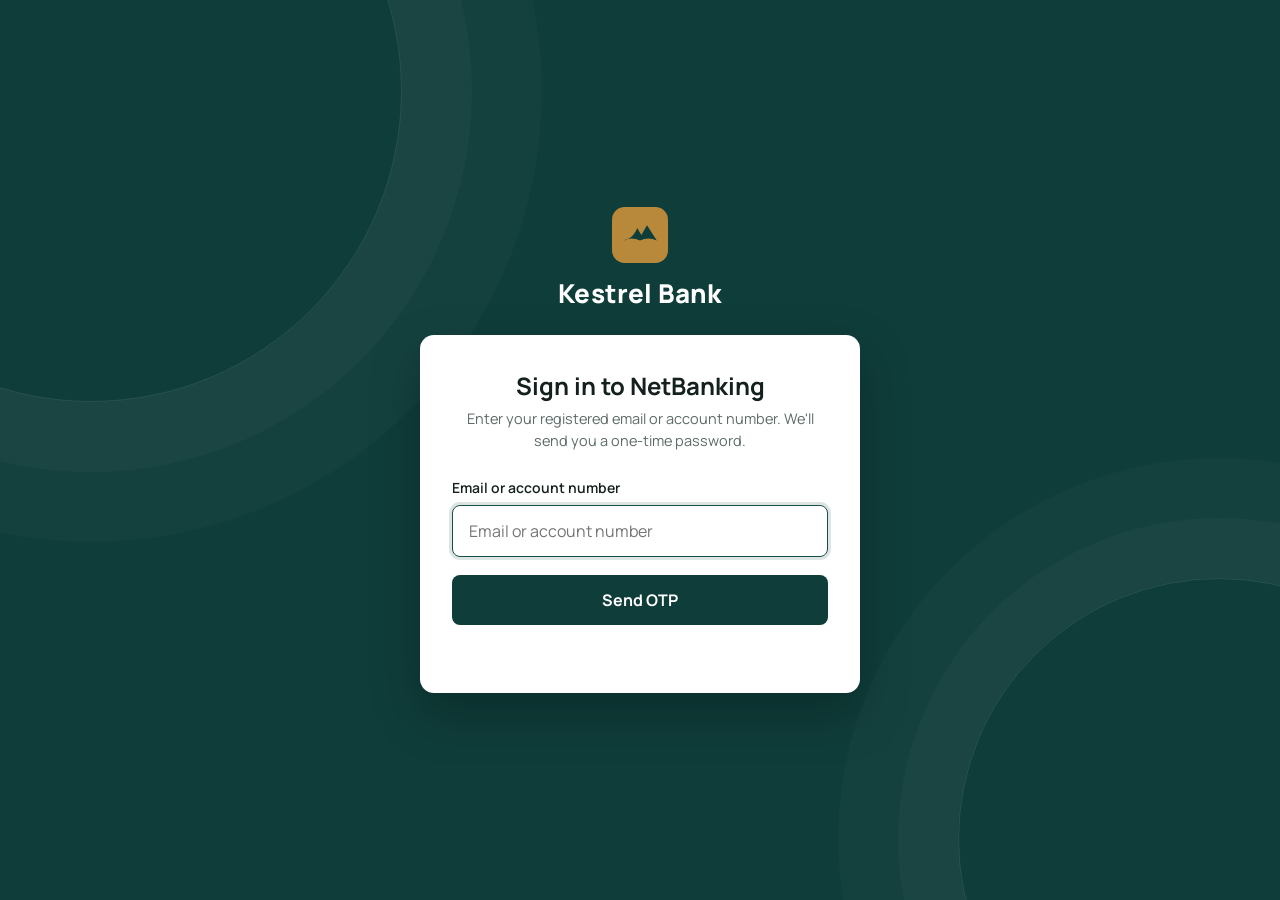
<file: index.html>
<!doctype html>
<html lang="en">
<head>
<meta charset="utf-8">
<meta name="viewport" content="width=device-width,initial-scale=1">
<title>Sign in | Kestrel Bank NetBanking</title>
<link rel="preconnect" href="https://fonts.googleapis.com">
<link rel="preconnect" href="https://fonts.gstatic.com" crossorigin>
<link href="https://fonts.googleapis.com/css2?family=Manrope:wght@400;600;700;800&display=swap" rel="stylesheet">
<link rel="stylesheet" href="style.css">
</head>
<body>
<div class="login">
  <div class="login-wrap">
    <a class="brand login-brand" href="index.html">
      <svg viewBox="0 0 40 40" fill="none" aria-hidden="true"><rect width="40" height="40" rx="9" fill="#b8893b"/><path d="M8 24c5-1 8-4 10-9l3 5 4-7 7 11c-4-2-8-2-12 0-4-2-8-2-12 0Z" fill="#0f3d3a"/></svg>
      Kestrel Bank
    </a>

    <div class="panel">

      <!-- Step 1: email or account number -->
      <form id="step1" novalidate>
        <h2>Sign in to NetBanking</h2>
        <p class="sub">Enter your registered email or account number. We'll send you a one-time password.</p>
        <label for="ident">Email or account number</label>
        <input class="field" id="ident" type="text" autocomplete="off" placeholder="Email or account number" required autofocus>
        <button class="btn" id="sendBtn" type="submit">Send OTP</button>
        <div class="msg" id="msg1" role="status" aria-live="polite"></div>
      </form>

      <!-- Step 2: OTP -->
      <form id="step2" class="hidden" novalidate>
        <h2>Enter your OTP</h2>
        <div class="sent-note" role="status">
          <svg viewBox="0 0 24 24" fill="none" stroke="currentColor" stroke-width="2.5" stroke-linecap="round" stroke-linejoin="round" aria-hidden="true"><circle cx="12" cy="12" r="10"/><path d="M8 12.5l3 3 5-6"/></svg>
          <span id="sentNote">OTP sent successfully.</span>
        </div>
        <div class="otp-boxes" id="otpBoxes" role="group" aria-label="One-time password">
          <input inputmode="numeric" maxlength="1" autocomplete="one-time-code" aria-label="Digit 1">
          <input inputmode="numeric" maxlength="1" aria-label="Digit 2">
          <input inputmode="numeric" maxlength="1" aria-label="Digit 3">
          <input inputmode="numeric" maxlength="1" aria-label="Digit 4">
          <input inputmode="numeric" maxlength="1" aria-label="Digit 5">
          <input inputmode="numeric" maxlength="1" aria-label="Digit 6">
        </div>
        <button class="btn" id="verifyBtn" type="submit">Verify and sign in</button>
        <div class="row">
          <button type="button" class="link-btn" id="changeBtn">Go back</button>
          <button type="button" class="link-btn" id="resendBtn" disabled>Resend OTP</button>
        </div>
        <div class="msg" id="msg2" role="status" aria-live="polite"></div>
      </form>

      <!-- Step 3: processing -->
      <div id="processing" class="state hidden" role="status" aria-live="polite">
        <div class="spinner" aria-hidden="true"></div>
        <h2 id="procTitle">Verifying OTP</h2>
        <p>Please don't refresh or press the back button.</p>
      </div>

      <!-- Step 4: success -->
      <div id="success" class="state hidden" role="status" aria-live="polite">
        <div class="badge">
          <span class="sb-ring"></span>
          <svg viewBox="0 0 96 96" aria-hidden="true">
            <circle class="sb-fill" cx="48" cy="48" r="44"/>
            <circle class="sb-circle" cx="48" cy="48" r="46"/>
            <path class="sb-tick" d="M28 50 L42 64 L69 34"/>
          </svg>
        </div>
        <h2 class="rise">Login successful</h2>
        <p class="rise d2">Welcome back, Aarav</p>
        <div class="progress" aria-hidden="true"><i></i></div>
        <p class="rise d2" style="margin-top:12px;font-size:13px">Taking you to your dashboard…</p>
      </div>
    </div>

  </div>
</div>

<!-- Loading skeleton shown after the success animation (stays until the page is reloaded) -->
<div id="skeleton" class="hidden" aria-busy="true" aria-label="Loading your dashboard">
  <div class="app">
    <aside class="sidebar">
      <a class="brand" href="index.html" tabindex="-1">
        <svg viewBox="0 0 40 40" fill="none" aria-hidden="true"><rect width="40" height="40" rx="9" fill="#b8893b"/><path d="M8 24c5-1 8-4 10-9l3 5 4-7 7 11c-4-2-8-2-12 0-4-2-8-2-12 0Z" fill="#0f3d3a"/></svg>
        Kestrel Bank
      </a>
      <div class="sk-dark sk-nav"></div><div class="sk-dark sk-nav"></div><div class="sk-dark sk-nav"></div>
      <div class="sk-dark sk-nav"></div><div class="sk-dark sk-nav"></div><div class="sk-dark sk-nav"></div><div class="sk-dark sk-nav"></div>
    </aside>
    <div class="main">
      <header class="topbar">
        <div class="sk" style="height:40px;width:min(380px,50%)"></div>
        <div class="user"><div class="sk sk-line" style="width:130px;margin:0"></div><div class="sk sk-circle" style="width:38px;height:38px"></div></div>
      </header>
      <main class="content">
        <div class="sk-status"><div class="spinner" aria-hidden="true"></div>Loading your accounts…</div>
        <div class="sk" style="height:26px;width:260px;margin-bottom:10px"></div>
        <div class="sk" style="height:14px;width:340px;margin-bottom:26px"></div>
        <section class="grid hero">
          <div class="card"><div class="sk sk-line" style="width:40%"></div><div class="sk" style="height:42px;width:60%;margin:14px 0 22px"></div><div class="sk sk-line" style="width:75%"></div></div>
          <div class="card"><div class="sk sk-line" style="width:35%;margin-bottom:16px"></div><div class="actions"><div class="sk" style="height:70px"></div><div class="sk" style="height:70px"></div><div class="sk" style="height:70px"></div><div class="sk" style="height:70px"></div></div></div>
        </section>
        <section class="grid cols">
          <div class="card sk-card"><div class="sk sk-line" style="width:50%"></div><div class="sk sk-line" style="width:35%"></div><div class="sk" style="height:26px;width:55%;margin-top:34px"></div></div>
          <div class="card sk-card"><div class="sk sk-line" style="width:50%"></div><div class="sk sk-line" style="width:35%"></div><div class="sk" style="height:26px;width:55%;margin-top:34px"></div></div>
          <div class="card sk-card"><div class="sk sk-line" style="width:50%"></div><div class="sk sk-line" style="width:35%"></div><div class="sk" style="height:26px;width:55%;margin-top:34px"></div></div>
        </section>
        <section class="grid lower">
          <div class="card">
            <div class="sk sk-line" style="width:30%;margin-bottom:18px"></div>
            <div class="sk-row"><div class="sk sk-line" style="margin:0"></div><div class="sk sk-line" style="margin:0"></div><div class="sk sk-line" style="margin:0"></div><div class="sk sk-line" style="margin:0"></div></div>
            <div class="sk-row"><div class="sk sk-line" style="margin:0"></div><div class="sk sk-line" style="margin:0"></div><div class="sk sk-line" style="margin:0"></div><div class="sk sk-line" style="margin:0"></div></div>
            <div class="sk-row"><div class="sk sk-line" style="margin:0"></div><div class="sk sk-line" style="margin:0"></div><div class="sk sk-line" style="margin:0"></div><div class="sk sk-line" style="margin:0"></div></div>
            <div class="sk-row"><div class="sk sk-line" style="margin:0"></div><div class="sk sk-line" style="margin:0"></div><div class="sk sk-line" style="margin:0"></div><div class="sk sk-line" style="margin:0"></div></div>
            <div class="sk-row"><div class="sk sk-line" style="margin:0"></div><div class="sk sk-line" style="margin:0"></div><div class="sk sk-line" style="margin:0"></div><div class="sk sk-line" style="margin:0"></div></div>
          </div>
          <div class="stack">
            <div class="card"><div class="sk" style="height:150px"></div></div>
            <div class="sk" style="height:170px;border-radius:12px"></div>
          </div>
        </section>
      </main>
    </div>
  </div>
</div>

<script>
const $ = (id) => document.getElementById(id);
const sleep = (ms) => new Promise(r => setTimeout(r, ms));
const show = (id) => ['step1','step2','processing','success'].forEach(x => $(x).classList.toggle('hidden', x !== id));
const boxes = [...document.querySelectorAll('#otpBoxes input')];
const silent = /[?&]silent/.test(location.search);
const EMAIL_RE = /^[^\s@]+@[^\s@]+\.[^\s@]+$/;
let timer = null, audio = null;

function startCooldown(sec) {
  const b = $('resendBtn'); clearInterval(timer); b.disabled = true;
  const tick = () => { b.textContent = sec > 0 ? `Resend OTP in ${sec}s` : 'Resend OTP'; if (sec <= 0) { b.disabled = false; clearInterval(timer); } sec--; };
  tick(); timer = setInterval(tick, 1000);
}

// Short two-note chime made with Web Audio (no files). Add ?silent to the URL to mute.
function chime() {
  if (!audio) return;
  const t0 = audio.currentTime;
  [[880, 0], [1318.5, 0.14]].forEach(([f, d]) => {
    const o = audio.createOscillator(), g = audio.createGain();
    o.type = 'sine'; o.frequency.value = f;
    g.gain.setValueAtTime(0.0001, t0 + d);
    g.gain.exponentialRampToValueAtTime(0.18, t0 + d + 0.02);
    g.gain.exponentialRampToValueAtTime(0.0001, t0 + d + 0.55);
    o.connect(g).connect(audio.destination); o.start(t0 + d); o.stop(t0 + d + 0.6);
  });
}

function maskedTarget(v) {
  if (EMAIL_RE.test(v)) {
    const [u, d] = v.split('@');
    return `OTP sent successfully to ${u.slice(0, 2)}${'*'.repeat(Math.max(u.length - 2, 3))}@${d}`;
  }
  return 'OTP sent successfully to your registered mobile number ending 4821';
}

// Nothing is sent anywhere. Any non-empty email / account number "sends" an OTP.
$('step1').addEventListener('submit', async (e) => {
  e.preventDefault();
  const v = $('ident').value.trim();
  if (!v) {
    const f = $('ident'); f.classList.remove('shake'); void f.offsetWidth; f.classList.add('shake');
    $('msg1').className = 'msg err'; $('msg1').textContent = 'Enter your email or account number.';
    return;
  }
  $('msg1').textContent = '';
  const btn = $('sendBtn'); btn.disabled = true; btn.textContent = 'Sending OTP…';
  await sleep(1200);
  btn.disabled = false; btn.textContent = 'Send OTP';
  $('sentNote').textContent = maskedTarget(v);
  show('step2'); boxes.forEach(b => b.value = ''); boxes[0].focus(); startCooldown(30);
});

$('resendBtn').addEventListener('click', () => {
  $('msg2').className = 'msg ok'; $('msg2').textContent = 'A new OTP has been sent.';
  boxes.forEach(b => b.value = ''); boxes[0].focus(); startCooldown(30);
});
$('changeBtn').addEventListener('click', () => { clearInterval(timer); show('step1'); $('ident').focus(); });

boxes.forEach((box, i) => {
  box.addEventListener('input', () => { box.value = box.value.replace(/\D/g, '').slice(-1); if (box.value && i < 5) boxes[i + 1].focus(); });
  box.addEventListener('keydown', (e) => {
    if (e.key === 'Backspace' && !box.value && i > 0) boxes[i - 1].focus();
    if (e.key === 'ArrowLeft' && i > 0) boxes[i - 1].focus();
    if (e.key === 'ArrowRight' && i < 5) boxes[i + 1].focus();
  });
  box.addEventListener('paste', (e) => {
    const t = (e.clipboardData.getData('text') || '').replace(/\D/g, '').slice(0, 6);
    if (!t) return; e.preventDefault();
    t.split('').forEach((d, k) => boxes[k].value = d); boxes[Math.min(t.length, 5)].focus();
  });
});

// Whatever OTP is typed (right, wrong, partial or empty) counts as correct.
$('step2').addEventListener('submit', async (e) => {
  e.preventDefault();
  clearInterval(timer);
  try { audio = silent ? null : new (window.AudioContext || window.webkitAudioContext)(); } catch (_) { audio = null; }

  show('processing'); $('procTitle').textContent = 'Verifying OTP';
  await sleep(1200); $('procTitle').textContent = 'Securing your session';
  await sleep(1000);

  show('success'); chime();
  await sleep(4000);                      // tick animation + progress bar

  $('skeleton').classList.remove('hidden');   // loading skeleton, stays on screen
  document.body.style.overflow = 'hidden';
});
</script>
</body>
</html>
</file>
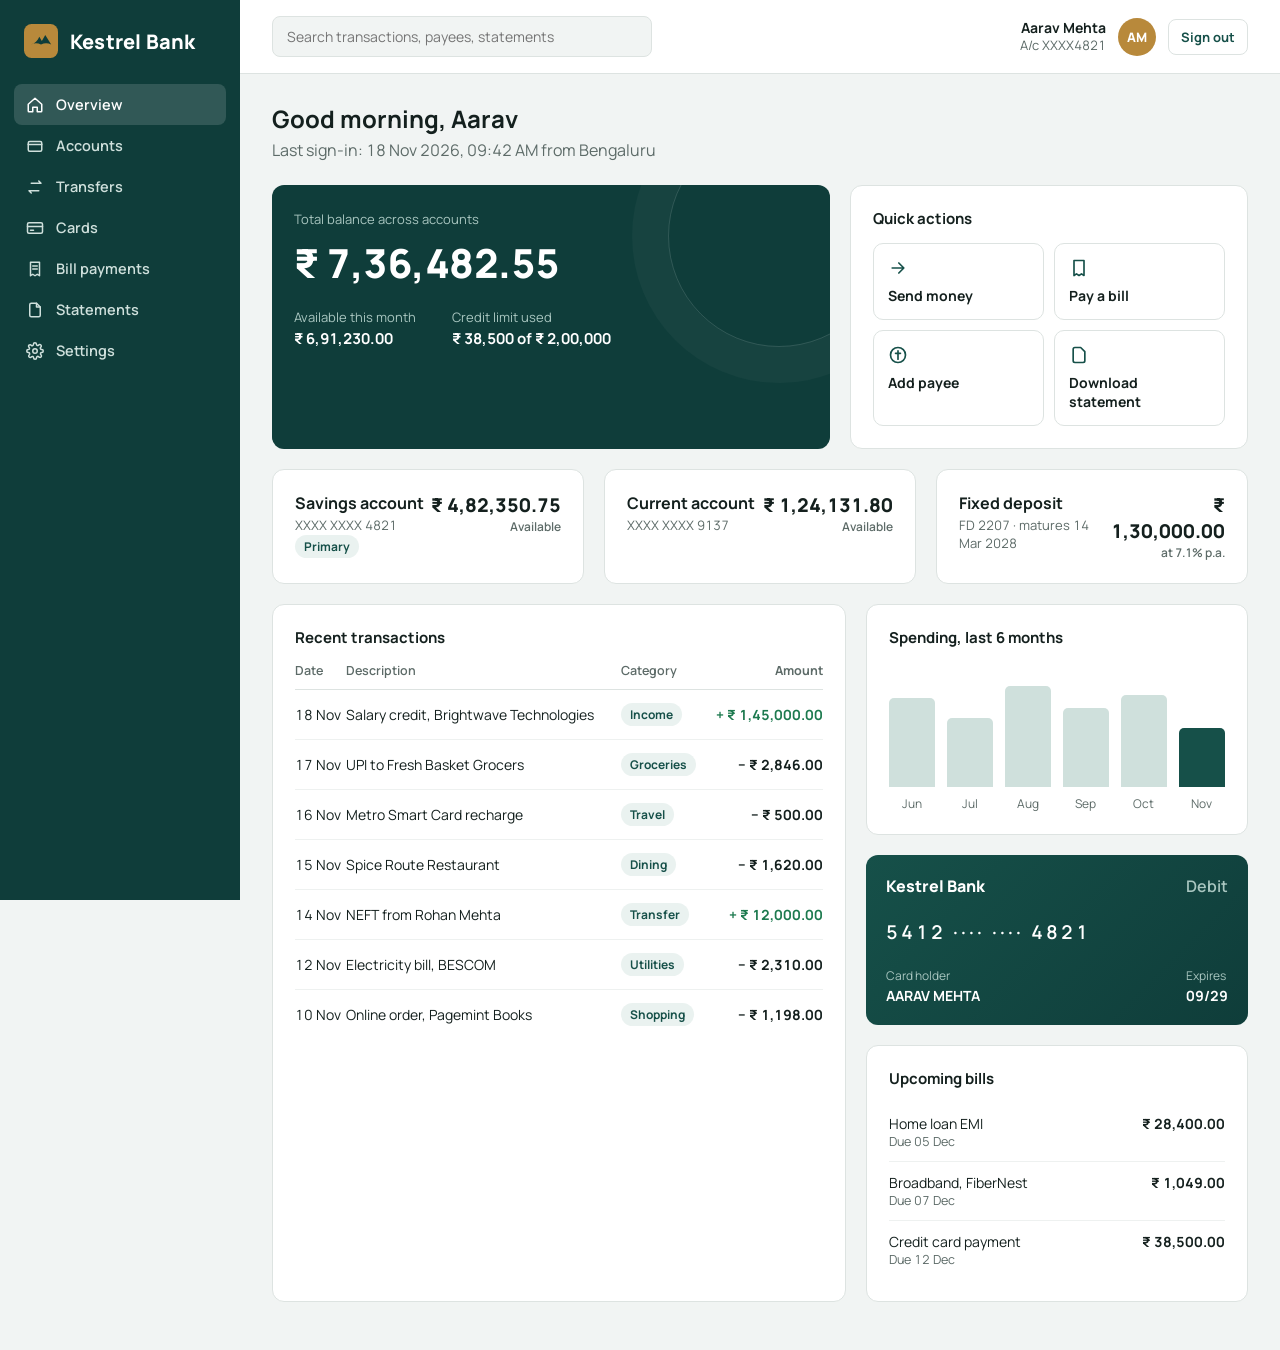
<file: dashboard.html>
<!doctype html>
<html lang="en">
<head>
<meta charset="utf-8">
<meta name="viewport" content="width=device-width,initial-scale=1">
<title>Overview | Kestrel Bank</title>
<link rel="preconnect" href="https://fonts.googleapis.com">
<link rel="preconnect" href="https://fonts.gstatic.com" crossorigin>
<link href="https://fonts.googleapis.com/css2?family=Manrope:wght@400;600;700;800&display=swap" rel="stylesheet">
<link rel="stylesheet" href="style.css">
</head>
<body>
<div class="app">
  <aside class="sidebar">
    <a class="brand" href="dashboard.html">
      <svg viewBox="0 0 40 40" fill="none" aria-hidden="true"><rect width="40" height="40" rx="9" fill="#b8893b"/><path d="M8 24c5-1 8-4 10-9l3 5 4-7 7 11c-4-2-8-2-12 0-4-2-8-2-12 0Z" fill="#0f3d3a"/></svg>
      Kestrel Bank
    </a>
    <nav class="nav" aria-label="Main">
      <a class="active" href="#"><svg viewBox="0 0 24 24" fill="none" stroke="currentColor" stroke-width="2" stroke-linecap="round" stroke-linejoin="round"><path d="M3 11l9-8 9 8v9a1 1 0 0 1-1 1h-5v-6H9v6H4a1 1 0 0 1-1-1z"/></svg>Overview</a>
      <a href="#"><svg viewBox="0 0 24 24" fill="none" stroke="currentColor" stroke-width="2" stroke-linecap="round" stroke-linejoin="round"><rect x="3" y="6" width="18" height="13" rx="2"/><path d="M3 10h18"/></svg>Accounts</a>
      <a href="#"><svg viewBox="0 0 24 24" fill="none" stroke="currentColor" stroke-width="2" stroke-linecap="round" stroke-linejoin="round"><path d="M7 7h13l-3-3M17 17H4l3 3"/></svg>Transfers</a>
      <a href="#"><svg viewBox="0 0 24 24" fill="none" stroke="currentColor" stroke-width="2" stroke-linecap="round" stroke-linejoin="round"><rect x="2" y="5" width="20" height="14" rx="2"/><path d="M2 10h20M6 15h4"/></svg>Cards</a>
      <a href="#"><svg viewBox="0 0 24 24" fill="none" stroke="currentColor" stroke-width="2" stroke-linecap="round" stroke-linejoin="round"><path d="M6 3h12v18l-3-2-3 2-3-2-3 2z"/><path d="M9 8h6M9 12h6"/></svg>Bill payments</a>
      <a href="#"><svg viewBox="0 0 24 24" fill="none" stroke="currentColor" stroke-width="2" stroke-linecap="round" stroke-linejoin="round"><path d="M14 3H7a2 2 0 0 0-2 2v14a2 2 0 0 0 2 2h10a2 2 0 0 0 2-2V8z"/><path d="M14 3v5h5"/></svg>Statements</a>
      <a href="#"><svg viewBox="0 0 24 24" fill="none" stroke="currentColor" stroke-width="2" stroke-linecap="round" stroke-linejoin="round"><circle cx="12" cy="12" r="3"/><path d="M19.4 15a1.7 1.7 0 0 0 .3 1.8l.1.1a2 2 0 1 1-2.8 2.8l-.1-.1a1.7 1.7 0 0 0-1.8-.3 1.7 1.7 0 0 0-1 1.5V21a2 2 0 1 1-4 0v-.1a1.7 1.7 0 0 0-1-1.5 1.7 1.7 0 0 0-1.8.3l-.1.1a2 2 0 1 1-2.8-2.8l.1-.1a1.7 1.7 0 0 0 .3-1.8 1.7 1.7 0 0 0-1.5-1H3a2 2 0 1 1 0-4h.1a1.7 1.7 0 0 0 1.5-1 1.7 1.7 0 0 0-.3-1.8l-.1-.1a2 2 0 1 1 2.8-2.8l.1.1a1.7 1.7 0 0 0 1.8.3h0a1.7 1.7 0 0 0 1-1.5V3a2 2 0 1 1 4 0v.1a1.7 1.7 0 0 0 1 1.5h0a1.7 1.7 0 0 0 1.8-.3l.1-.1a2 2 0 1 1 2.8 2.8l-.1.1a1.7 1.7 0 0 0-.3 1.8v0a1.7 1.7 0 0 0 1.5 1H21a2 2 0 1 1 0 4h-.1a1.7 1.7 0 0 0-1.5 1z"/></svg>Settings</a>
    </nav>
    <div class="spacer"></div>
  </aside>

  <div class="main">
    <header class="topbar">
      <input class="search" type="search" placeholder="Search transactions, payees, statements" aria-label="Search">
      <div class="user">
        <div class="who"><b>Aarav Mehta</b><span>A/c XXXX4821</span></div>
        <div class="avatar" aria-hidden="true">AM</div>
        <a class="logout" href="index.html">Sign out</a>
      </div>
    </header>

    <main class="content">
      <h1>Good morning, Aarav</h1>
      <p class="lead">Last sign-in: 18 Nov 2026, 09:42 AM from Bengaluru</p>

      <section class="grid hero">
        <div class="card balance">
          <small>Total balance across accounts</small>
          <div class="amt">₹ 7,36,482.55</div>
          <div class="meta">
            <div>Available this month<b>₹ 6,91,230.00</b></div>
            <div>Credit limit used<b>₹ 38,500 of ₹ 2,00,000</b></div>
          </div>
        </div>
        <div class="card">
          <h3>Quick actions</h3>
          <div class="actions">
            <a href="#"><svg viewBox="0 0 24 24" fill="none" stroke="currentColor" stroke-width="2" stroke-linecap="round" stroke-linejoin="round"><path d="M5 12h14M13 6l6 6-6 6"/></svg>Send money</a>
            <a href="#"><svg viewBox="0 0 24 24" fill="none" stroke="currentColor" stroke-width="2" stroke-linecap="round" stroke-linejoin="round"><path d="M6 3h12v18l-3-2-3 2-3-2-3 2z"/></svg>Pay a bill</a>
            <a href="#"><svg viewBox="0 0 24 24" fill="none" stroke="currentColor" stroke-width="2" stroke-linecap="round" stroke-linejoin="round"><circle cx="12" cy="12" r="9"/><path d="M12 7v10M9 10h6"/></svg>Add payee</a>
            <a href="#"><svg viewBox="0 0 24 24" fill="none" stroke="currentColor" stroke-width="2" stroke-linecap="round" stroke-linejoin="round"><path d="M14 3H7a2 2 0 0 0-2 2v14a2 2 0 0 0 2 2h10a2 2 0 0 0 2-2V8z"/></svg>Download statement</a>
          </div>
        </div>
      </section>

      <section class="grid cols">
        <div class="card acct"><div><div class="type">Savings account</div><div class="no">XXXX XXXX 4821</div><span class="tag">Primary</span></div><div class="bal">₹ 4,82,350.75<span>Available</span></div></div>
        <div class="card acct"><div><div class="type">Current account</div><div class="no">XXXX XXXX 9137</div></div><div class="bal">₹ 1,24,131.80<span>Available</span></div></div>
        <div class="card acct"><div><div class="type">Fixed deposit</div><div class="no">FD 2207 · matures 14 Mar 2028</div></div><div class="bal">₹ 1,30,000.00<span>at 7.1% p.a.</span></div></div>
      </section>

      <section class="grid lower">
        <div class="card">
          <h3>Recent transactions</h3>
          <table>
            <thead><tr><th>Date</th><th>Description</th><th>Category</th><th class="amt">Amount</th></tr></thead>
            <tbody>
              <tr><td>18 Nov</td><td>Salary credit, Brightwave Technologies</td><td><span class="tag">Income</span></td><td class="amt cr">+ ₹ 1,45,000.00</td></tr>
              <tr><td>17 Nov</td><td>UPI to Fresh Basket Grocers</td><td><span class="tag">Groceries</span></td><td class="amt dr">− ₹ 2,846.00</td></tr>
              <tr><td>16 Nov</td><td>Metro Smart Card recharge</td><td><span class="tag">Travel</span></td><td class="amt dr">− ₹ 500.00</td></tr>
              <tr><td>15 Nov</td><td>Spice Route Restaurant</td><td><span class="tag">Dining</span></td><td class="amt dr">− ₹ 1,620.00</td></tr>
              <tr><td>14 Nov</td><td>NEFT from Rohan Mehta</td><td><span class="tag">Transfer</span></td><td class="amt cr">+ ₹ 12,000.00</td></tr>
              <tr><td>12 Nov</td><td>Electricity bill, BESCOM</td><td><span class="tag">Utilities</span></td><td class="amt dr">− ₹ 2,310.00</td></tr>
              <tr><td>10 Nov</td><td>Online order, Pagemint Books</td><td><span class="tag">Shopping</span></td><td class="amt dr">− ₹ 1,198.00</td></tr>
            </tbody>
          </table>
        </div>

        <div class="stack">
          <div class="card">
            <h3>Spending, last 6 months</h3>
            <div class="bars" role="img" aria-label="Monthly spending, rising from 38 thousand in June to 52 thousand in November">
              <div><i style="height:62%"></i>Jun</div>
              <div><i style="height:48%"></i>Jul</div>
              <div><i style="height:70%"></i>Aug</div>
              <div><i style="height:55%"></i>Sep</div>
              <div><i style="height:64%"></i>Oct</div>
              <div><i style="height:41%"></i>Nov</div>
            </div>
          </div>
          <div class="bank-card" aria-label="Debit card">
            <div style="display:flex;justify-content:space-between;font-weight:800">Kestrel Bank <span style="font-weight:600;color:#a9c6c0">Debit</span></div>
            <div class="num">5412 ···· ···· 4821</div>
            <div class="row2"><div>Card holder<b>AARAV MEHTA</b></div><div>Expires<b>09/29</b></div></div>
          </div>
          <div class="card">
            <h3>Upcoming bills</h3>
            <div class="bill"><div>Home loan EMI<span>Due 05 Dec</span></div><b>₹ 28,400.00</b></div>
            <div class="bill"><div>Broadband, FiberNest<span>Due 07 Dec</span></div><b>₹ 1,049.00</b></div>
            <div class="bill"><div>Credit card payment<span>Due 12 Dec</span></div><b>₹ 38,500.00</b></div>
          </div>
        </div>
      </section>
    </main>
  </div>
</div>
</body>
</html>
</file>
<file: style.css>
:root{
  --pine:#0f3d3a; --pine-2:#165049; --ink:#14201e; --muted:#5d6b68;
  --line:#dde3e1; --bg:#f1f4f3; --card:#ffffff; --brass:#b8893b;
  --good:#1d7a4f; --bad:#b3372f;
  --font:'Manrope',system-ui,-apple-system,'Segoe UI',Roboto,sans-serif;
}
*{box-sizing:border-box}
html,body{margin:0;height:100%}
body{font-family:var(--font);color:var(--ink);background:var(--bg);font-variant-numeric:tabular-nums;-webkit-font-smoothing:antialiased}
a{color:var(--pine-2)}
button{font-family:inherit}
:focus-visible{outline:3px solid #7fb7ad;outline-offset:2px}

/* ---------- Login ---------- */
.login{min-height:100vh;display:flex;align-items:center;justify-content:center;padding:32px 16px;background:var(--pine);position:relative;overflow:hidden}
.login::before,.login::after{content:"";position:absolute;border-radius:50%;border:1px solid rgba(255,255,255,.1);pointer-events:none}
.login::before{width:620px;height:620px;left:-220px;top:-220px;box-shadow:0 0 0 70px rgba(255,255,255,.025),0 0 0 140px rgba(255,255,255,.018)}
.login::after{width:520px;height:520px;right:-200px;bottom:-200px;box-shadow:0 0 0 60px rgba(255,255,255,.025),0 0 0 120px rgba(255,255,255,.018)}
.login-wrap{position:relative;z-index:1;width:100%;max-width:440px;display:flex;flex-direction:column;align-items:center}
.brand{display:flex;align-items:center;gap:12px;font-weight:800;font-size:22px;letter-spacing:.2px;color:#fff;text-decoration:none}
.brand svg{width:34px;height:34px}
.login-brand{flex-direction:column;gap:12px;margin-bottom:24px;font-size:26px}
.login-brand svg{width:56px;height:56px}
.panel{width:100%;background:#fff;border-radius:14px;padding:34px 32px;box-shadow:0 20px 50px rgba(0,0,0,.25);text-align:center}
.panel h2{font-size:24px;margin:0 0 6px}
.panel .sub{color:var(--muted);margin:0 0 26px;line-height:1.5;font-size:14.5px}
.panel label{text-align:left}
label{display:block;font-weight:600;font-size:14px;margin-bottom:8px}
.field{width:100%;padding:14px 16px;font-size:16px;font-family:inherit;border:1.5px solid var(--line);border-radius:8px;background:#fff;color:var(--ink)}
.field:focus{border-color:var(--pine-2);outline:none;box-shadow:0 0 0 3px rgba(22,80,73,.15)}
.btn{display:block;width:100%;margin-top:18px;padding:14px 16px;font-size:16px;font-weight:700;color:#fff;background:var(--pine);border:0;border-radius:8px;cursor:pointer}
.btn:hover{background:var(--pine-2)}
.btn:disabled{opacity:.6;cursor:wait}
.link-btn{background:none;border:0;padding:0;color:var(--pine-2);font-weight:600;cursor:pointer;font-size:14px;text-decoration:underline}
.link-btn:disabled{color:var(--muted);text-decoration:none;cursor:default}
.row{display:flex;justify-content:space-between;align-items:center;margin-top:16px}
.msg{min-height:20px;margin-top:14px;font-size:14px;font-weight:600}
.msg.err{color:var(--bad)} .msg.ok{color:var(--good)}
.otp-boxes{display:flex;gap:10px;justify-content:center}
.otp-boxes input{width:100%;max-width:52px;height:58px;text-align:center;font-size:26px;font-weight:700;font-family:inherit;border:1.5px solid var(--line);border-radius:8px;background:#fff;color:var(--pine)}
.otp-boxes input:focus{border-color:var(--pine-2);outline:none;box-shadow:0 0 0 3px rgba(22,80,73,.15)}
.hidden{display:none}
.login-foot{margin-top:22px;font-size:12.5px;color:#9dbbb5;text-align:center;line-height:1.6;max-width:36ch}

@media(max-width:480px){.panel{padding:28px 20px}.otp-boxes{gap:7px}.otp-boxes input{height:52px;font-size:22px}}

/* ---------- Dashboard ---------- */
.app{display:grid;grid-template-columns:240px 1fr;min-height:100vh}
.sidebar{background:var(--pine);color:#cfe0dc;padding:24px 14px;display:flex;flex-direction:column;gap:4px;position:sticky;top:0;height:100vh}
.sidebar .brand{padding:0 10px 22px;font-size:20px}
.nav a{display:flex;align-items:center;gap:12px;padding:11px 12px;border-radius:8px;color:#cfe0dc;text-decoration:none;font-weight:600;font-size:14.5px}
.nav a svg{width:18px;height:18px;flex:none}
.nav a:hover{background:rgba(255,255,255,.07)}
.nav a.active{background:rgba(255,255,255,.14);color:#fff}
.sidebar .spacer{flex:1}
.main{min-width:0}
.topbar{display:flex;align-items:center;justify-content:space-between;gap:16px;padding:16px 32px;background:#fff;border-bottom:1px solid var(--line)}
.search{flex:1;max-width:380px;padding:10px 14px;border:1px solid var(--line);border-radius:8px;background:var(--bg);font:inherit;font-size:14px}
.user{display:flex;align-items:center;gap:12px;font-size:13px}
.user .who{text-align:right;line-height:1.3}
.user .who b{display:block;font-size:14px}
.user .who span{color:var(--muted);word-break:break-all}
.avatar{width:38px;height:38px;border-radius:50%;background:var(--brass);color:#fff;display:grid;place-items:center;font-weight:800}
.logout{font-size:13px;font-weight:700;color:var(--pine-2);text-decoration:none;padding:8px 12px;border:1px solid var(--line);border-radius:8px}
.content{padding:28px 32px 48px;max-width:1180px}
.content h1{margin:0 0 4px;font-size:24px}
.content .lead{margin:0 0 24px;color:var(--muted)}
.grid{display:grid;gap:20px}
.hero{grid-template-columns:1.4fr 1fr;margin-bottom:20px}
.card{background:var(--card);border:1px solid var(--line);border-radius:12px;padding:22px}
.card h3{margin:0 0 14px;font-size:15px;font-weight:700}
.balance{background:var(--pine);color:#fff;border:0;position:relative;overflow:hidden}
.balance::after{content:"";position:absolute;right:-60px;top:-60px;width:220px;height:220px;border-radius:50%;border:1px solid rgba(255,255,255,.14);box-shadow:0 0 0 36px rgba(255,255,255,.03)}
.balance small{color:#a9c6c0;font-size:13px}
.balance .amt{font-size:40px;font-weight:800;margin:6px 0 18px;letter-spacing:-.5px}
.balance .meta{display:flex;gap:36px;font-size:13px;color:#a9c6c0}
.balance .meta b{display:block;color:#fff;font-size:15px;margin-top:2px}
.actions{display:grid;grid-template-columns:repeat(2,1fr);gap:10px}
.actions a{display:flex;flex-direction:column;gap:8px;padding:14px;border:1px solid var(--line);border-radius:10px;text-decoration:none;color:var(--ink);font-weight:700;font-size:14px}
.actions a:hover{border-color:var(--pine-2);background:#f7faf9}
.actions svg{width:20px;height:20px;color:var(--pine-2)}
.cols{grid-template-columns:1fr 1fr 1fr;margin-bottom:20px}
.acct{display:flex;justify-content:space-between;align-items:flex-start}
.acct .type{font-weight:700}
.acct .no{color:var(--muted);font-size:13px;margin-top:2px}
.acct .bal{font-weight:800;font-size:19px;text-align:right}
.acct .bal span{display:block;color:var(--muted);font-size:12px;font-weight:600}
.lower{grid-template-columns:1.5fr 1fr}
table{width:100%;border-collapse:collapse;font-size:14px}
th{text-align:left;color:var(--muted);font-weight:600;font-size:12.5px;padding:0 0 10px;border-bottom:1px solid var(--line)}
td{padding:13px 0;border-bottom:1px solid #eef1f0}
tr:last-child td{border-bottom:0}
td.amt,th.amt{text-align:right;font-weight:700}
.cr{color:var(--good)} .dr{color:var(--ink)}
.tag{display:inline-block;padding:3px 9px;border-radius:99px;background:#eaf2f0;color:var(--pine-2);font-size:12px;font-weight:700}
.bars{display:flex;align-items:flex-end;gap:12px;height:150px;padding-top:6px}
.bars div{flex:1;display:flex;flex-direction:column;align-items:center;gap:8px;height:100%;justify-content:flex-end;font-size:12px;color:var(--muted)}
.bars i{display:block;width:100%;background:#cfe0dc;border-radius:5px 5px 0 0}
.bars div:last-child i{background:var(--pine-2)}
.stack{display:grid;gap:20px}
.bank-card{background:linear-gradient(135deg,#165049,#0f3d3a);color:#fff;border-radius:12px;padding:20px;height:170px;display:flex;flex-direction:column;justify-content:space-between}
.bank-card .num{font-size:19px;letter-spacing:3px;font-weight:600}
.bank-card .row2{display:flex;justify-content:space-between;font-size:12px;color:#a9c6c0}
.bank-card .row2 b{display:block;color:#fff;font-size:14px;margin-top:2px}
.bill{display:flex;justify-content:space-between;padding:11px 0;border-bottom:1px solid #eef1f0;font-size:14px}
.bill:last-child{border-bottom:0}
.bill span{color:var(--muted);font-size:12.5px;display:block}
.bill b{text-align:right}

@media(max-width:1000px){
  .app{grid-template-columns:1fr}
  .sidebar{position:static;height:auto;flex-direction:row;overflow-x:auto;padding:12px}
  .sidebar .brand,.sidebar .spacer{display:none}
  .nav{display:flex;gap:4px}
  .hero,.cols,.lower{grid-template-columns:1fr}
  .topbar{padding:14px 18px}.content{padding:20px 18px 40px}
  .search{display:none}
}
@media(prefers-reduced-motion:no-preference){ .btn,.actions a{transition:background .15s,border-color .15s} }

/* ---------- Processing + success animation ---------- */
.state{padding:10px 0 4px;text-align:center}
.spinner{width:46px;height:46px;border-radius:50%;border:4px solid #dbe7e4;border-top-color:var(--pine-2);animation:spin .8s linear infinite;margin:6px auto 20px}
@keyframes spin{to{transform:rotate(360deg)}}
.state h2{margin:0 0 6px}
.state p{margin:0;color:var(--muted);font-size:14.5px;line-height:1.5}
.badge{position:relative;width:96px;height:96px;margin:6px auto 22px}
.badge svg{width:96px;height:96px;display:block;overflow:visible}
.sb-circle{fill:none;stroke:var(--good);stroke-width:4;stroke-dasharray:290;stroke-dashoffset:290;animation:draw .6s ease-out .05s forwards}
.sb-fill{fill:var(--good);transform-box:fill-box;transform-origin:center;transform:scale(0);animation:pop .4s cubic-bezier(.2,1.5,.4,1) .5s forwards}
.sb-tick{fill:none;stroke:#fff;stroke-width:6;stroke-linecap:round;stroke-linejoin:round;stroke-dasharray:64;stroke-dashoffset:64;animation:draw .35s ease-out .85s forwards}
.sb-ring{position:absolute;inset:0;border-radius:50%;border:3px solid var(--good);opacity:0;animation:ripple 1.2s ease-out .9s 2}
@keyframes draw{to{stroke-dashoffset:0}}
@keyframes pop{to{transform:scale(1)}}
@keyframes ripple{0%{opacity:.55;transform:scale(1)}100%{opacity:0;transform:scale(1.7)}}
.rise{opacity:0;transform:translateY(10px);animation:rise .5s ease-out 1.15s forwards}
.rise.d2{animation-delay:1.35s}
@keyframes rise{to{opacity:1;transform:none}}
.progress{height:4px;background:#e4ece9;border-radius:4px;overflow:hidden;margin-top:24px}
.progress i{display:block;height:100%;width:0;background:var(--good);animation:fill 2.3s linear 1.5s forwards}
@keyframes fill{to{width:100%}}
.acct-chip{display:inline-block;margin:0 0 18px;padding:6px 12px;border-radius:99px;background:#eaf2f0;color:var(--pine-2);font-weight:700;font-size:13px}
@media(prefers-reduced-motion:reduce){
  .spinner{animation-duration:2s}
  .sb-circle,.sb-tick{animation:none;stroke-dashoffset:0}
  .sb-fill{animation:none;transform:none}.sb-ring{display:none}
  .rise{animation:none;opacity:1;transform:none}.progress i{animation-duration:2.3s;animation-delay:0s}
}

/* ---------- OTP-sent note + loading skeleton ---------- */
.sent-note{display:flex;align-items:center;justify-content:center;gap:8px;margin:0 0 18px;padding:10px 12px;border-radius:8px;background:#e9f5ee;color:#176a43;font-size:13.5px;font-weight:700;line-height:1.4;text-align:left;animation:rise .4s ease-out both}
.sent-note svg{width:18px;height:18px;flex:none}
.field.shake{animation:shake .35s}
@keyframes shake{20%,60%{transform:translateX(-6px)}40%,80%{transform:translateX(6px)}}

#skeleton{position:fixed;inset:0;z-index:50;background:var(--bg);overflow:auto;opacity:0;animation:fadein .6s ease-out forwards}
@keyframes fadein{to{opacity:1}}
.sk{background:linear-gradient(90deg,#e1e8e6 25%,#eef3f2 40%,#e1e8e6 60%);background-size:300% 100%;animation:shimmer 1.5s linear infinite;border-radius:8px}
.sk-dark{background:linear-gradient(90deg,rgba(255,255,255,.08) 25%,rgba(255,255,255,.17) 40%,rgba(255,255,255,.08) 60%);background-size:300% 100%;animation:shimmer 1.5s linear infinite;border-radius:8px}
@keyframes shimmer{from{background-position:100% 0}to{background-position:0 0}}
.sk-line{height:12px;margin:0 0 10px}
.sk-circle{border-radius:50%}
.sk-nav{height:40px;margin:6px 0}
.sk-status{display:flex;align-items:center;gap:10px;margin:0 0 22px;color:var(--muted);font-weight:600;font-size:14px}
.sk-status .spinner{width:20px;height:20px;border-width:3px;margin:0}
.sk-card{min-height:150px}
.sk-row{display:grid;grid-template-columns:70px 1fr 90px 100px;gap:16px;align-items:center;padding:13px 0;border-bottom:1px solid #eef1f0}
.sk-row:last-child{border-bottom:0}
@media(max-width:1000px){#skeleton .sidebar{display:none}}
@media(prefers-reduced-motion:reduce){.sk,.sk-dark{animation:none}}
</file>
